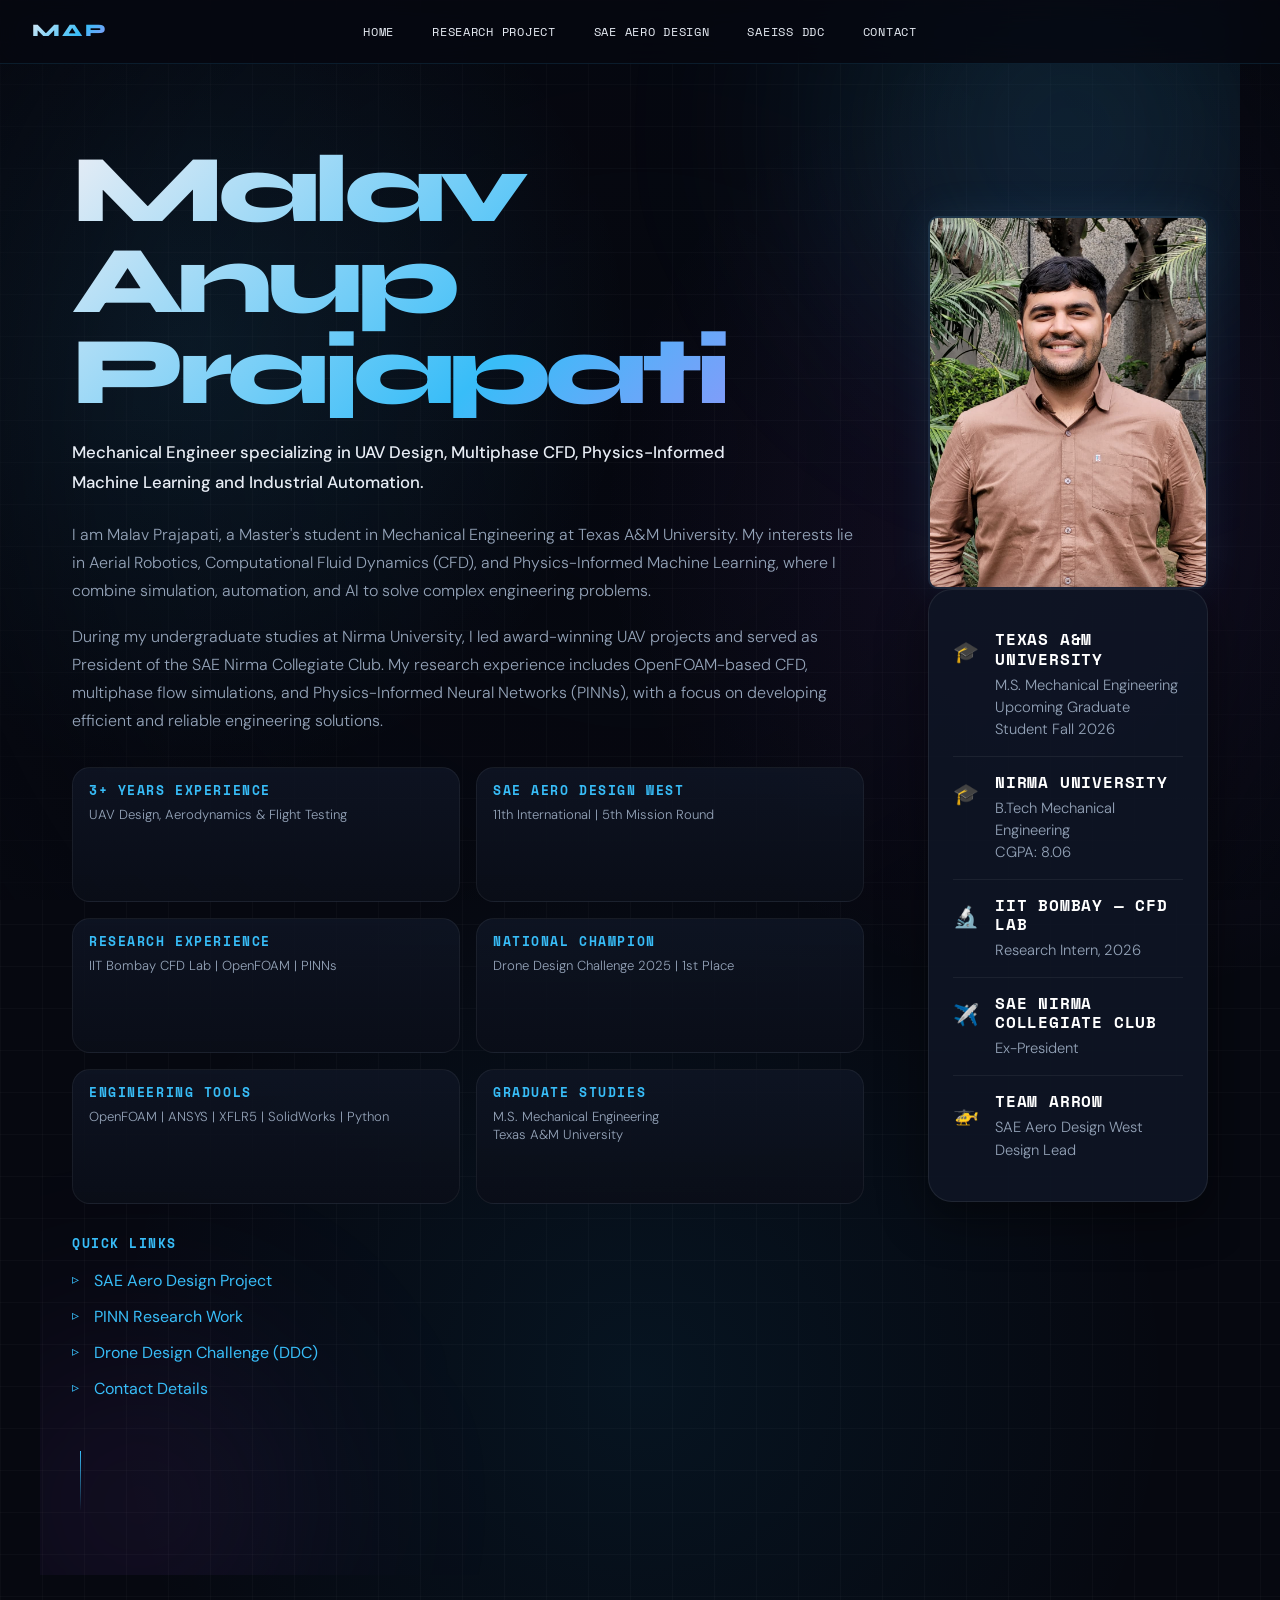
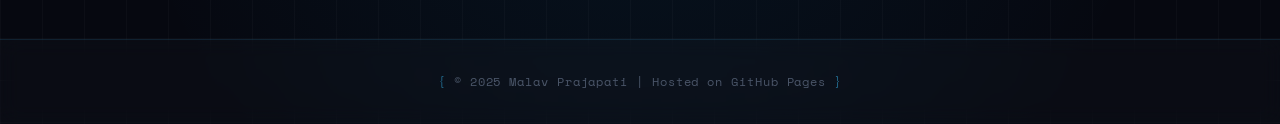
<file: index.html>
<!DOCTYPE html>
<html lang="en">
<head>
  <meta charset="UTF-8">
  <meta name="viewport" content="width=device-width, initial-scale=1.0">
  <title>Malav Prajapati | Portfolio</title>
  <link rel="stylesheet" href="style.css">
</head>
<body class="home">
  <nav>
    <a href="index.html"><strong>Home</strong></a>
    <a href="pinn.html"><strong>Research Project</strong></a>
    <a href="saeaerodesign.html"><strong>SAE Aero Design</strong></a>
    <a href="ddc.html"><strong>SAEISS DDC</strong></a>
    <a href="contact.html"><strong>Contact</strong></a>
  </nav>

  <section class="hero">
    
    <!-- TEXT LEFT SIDE -->
    <div class="hero-text">
      <h1>Malav Anup Prajapati</h1>
      <p><strong>Mechanical Engineer specializing in UAV Design, Multiphase CFD, Physics-Informed Machine Learning and Industrial Automation.</strong></p>

      <p>
        I am Malav Prajapati, a Master's student in Mechanical Engineering at Texas A&M University. My interests lie in Aerial Robotics, Computational Fluid Dynamics (CFD), and Physics-Informed Machine Learning, where I combine simulation, automation, and AI to solve complex engineering problems.
      </p>

      <p>
        During my undergraduate studies at Nirma University, I led award-winning UAV projects and served as President of the SAE Nirma Collegiate Club. My research experience includes OpenFOAM-based CFD, multiphase flow simulations, and Physics-Informed Neural Networks (PINNs), with a focus on developing efficient and reliable engineering solutions.
      </p>

      <section class="highlight-section">
        <div class="highlight-card">
            <h4>3+ Years Experience</h4>
            <p>UAV Design, Aerodynamics & Flight Testing</p>
        </div>
        
        <div class="highlight-card">
            <h4>SAE Aero Design West</h4>
            <p>11th International | 5th Mission Round</p>
        </div>
        
        <div class="highlight-card">
            <h4>Research Experience</h4>
            <p>IIT Bombay CFD Lab | OpenFOAM | PINNs</p>
        </div>
        
        <div class="highlight-card">
            <h4>National Champion</h4>
            <p>Drone Design Challenge 2025 | 1st Place</p>
        </div>
        
        <div class="highlight-card">
            <h4>Engineering Tools</h4>
            <p>OpenFOAM | ANSYS | XFLR5 | SolidWorks | Python</p>
        </div>
        
        <div class="highlight-card">
            <h4>Graduate Studies</h4>
            <p>M.S. Mechanical Engineering<br>Texas A&amp;M University</p>
        </div>
      </section>
        
      <h3>Quick Links</h3>
      <ul>
        <li><a href="saeaerodesign.html">SAE Aero Design Project</a></li>
        <li><a href="pinn.html">PINN Research Work</a></li>
        <li><a href="ddc.html">Drone Design Challenge (DDC)</a></li>
        <li><a href="contact.html">Contact Details</a></li>
      </ul>
    </div>

    <!-- IMAGE RIGHT SIDE -->
    <div class="hero-image">
      <img src="MAP.jpg" alt="Malav Prajapati">

      <div class="profile-wrapper">
    
        <div class="profile-card">
    
          <div class="profile-item">
          <span class="icon">🎓</span>
            <div>
              <h4>Texas A&M University</h4>
              <p>M.S. Mechanical Engineering</p>
              <p>Upcoming Graduate Student Fall 2026</p>
            </div>
          </div>
          
          <div class="profile-item">
            <span class="icon">🎓</span>
            <div>
              <h4>Nirma University</h4>
              <p>B.Tech Mechanical Engineering</p>
              <p>CGPA: 8.06</p>
            </div>
          </div>
    
          <div class="profile-item">
            <span class="icon">🔬</span>
            <div>
              <h4>IIT Bombay — CFD Lab</h4>
              <p>Research Intern, 2026</p>
            </div>
          </div>
    
          <div class="profile-item">
            <span class="icon">✈️</span>
            <div>
              <h4>SAE Nirma Collegiate Club</h4>
              <p>Ex-President</p>
            </div>
          </div>
    
          <div class="profile-item">
            <span class="icon">🚁</span>
            <div>
              <h4>Team Arrow</h4>
              <p>SAE Aero Design West Design Lead</p>
            </div>
          </div>
        </div>
      </div>
    </div>

  </section>

  <footer>© 2025 Malav Prajapati | Hosted on GitHub Pages</footer>

</body>
</html>
</file>
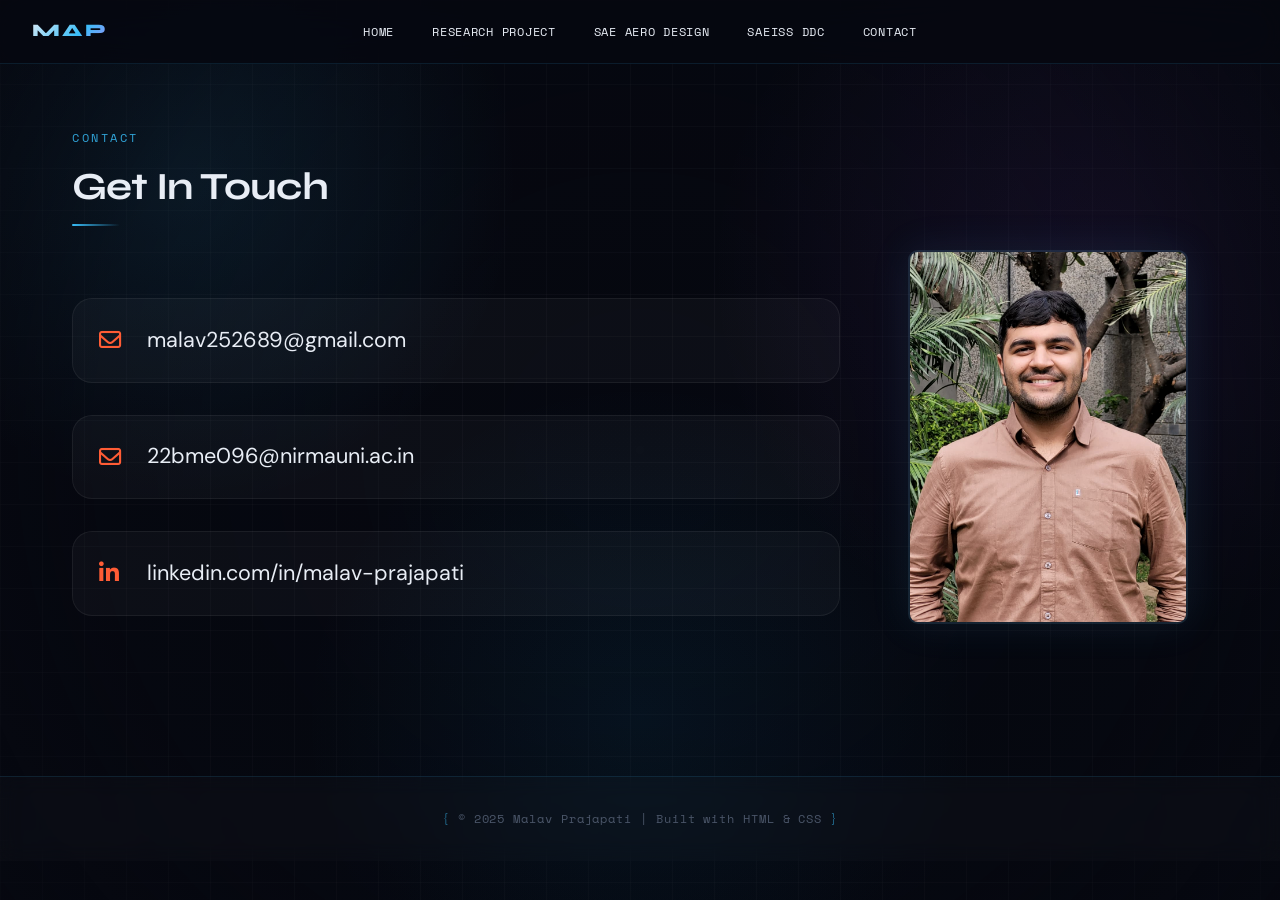
<file: contact.html>
<!DOCTYPE html>
<html lang="en">
<head>
  <meta charset="UTF-8">
  <meta name="viewport" content="width=device-width, initial-scale=1.0">
  <title>Contact | Malav Prajapati</title>
  <link rel="stylesheet" href="style.css">
  <link rel="stylesheet" href="https://cdnjs.cloudflare.com/ajax/libs/font-awesome/6.5.2/css/all.min.css">
</head>
<body>
  <nav>
    <a href="index.html"><strong>Home</strong></a>
    <a href="pinn.html"><strong>Research Project</strong></a>
    <a href="saeaerodesign.html"><strong>SAE Aero Design</strong></a>
    <a href="ddc.html"><strong>SAEISS DDC</strong></a>
    <a href="contact.html"><strong>Contact</strong></a>
  </nav>
  
  <section class="contact-section">
    
  <div class="section-label">Contact</div>
  <h2>Get In Touch</h2>
    <div class="content-container">
      <div class="text-content">

        <div class="contact-links">
          <!-- GMAIL -->
          <a href="mailto:malav252689@gmail.com" class="contact-item">
            <i class="fa-regular fa-envelope"></i>
            <span>malav252689@gmail.com</span></a>
      
          <!-- COLLEGE MAIL -->
          <a href="mailto:22bme096@nirmauni.ac.in" class="contact-item">
            <i class="fa-regular fa-envelope"></i>
            <span>22bme096@nirmauni.ac.in</span></a>
      
          <!-- LINKEDIN -->
          <a href="https://www.linkedin.com/in/malav-prajapati-8a019b285/"
             target="_blank"
             class="contact-item">
            <i class="fa-brands fa-linkedin-in"></i>
            <span>linkedin.com/in/malav-prajapati</span></a>
        </div>
      </div>
      <!-- IMAGE RIGHT SIDE -->
      <div class="hero-image">
        <img src="MAP.jpg" alt="Malav Prajapati">
      </div>
    </div>
       
</section>

  <footer>© 2025 Malav Prajapati | Built with HTML & CSS</footer>
</body>
</html>
</file>
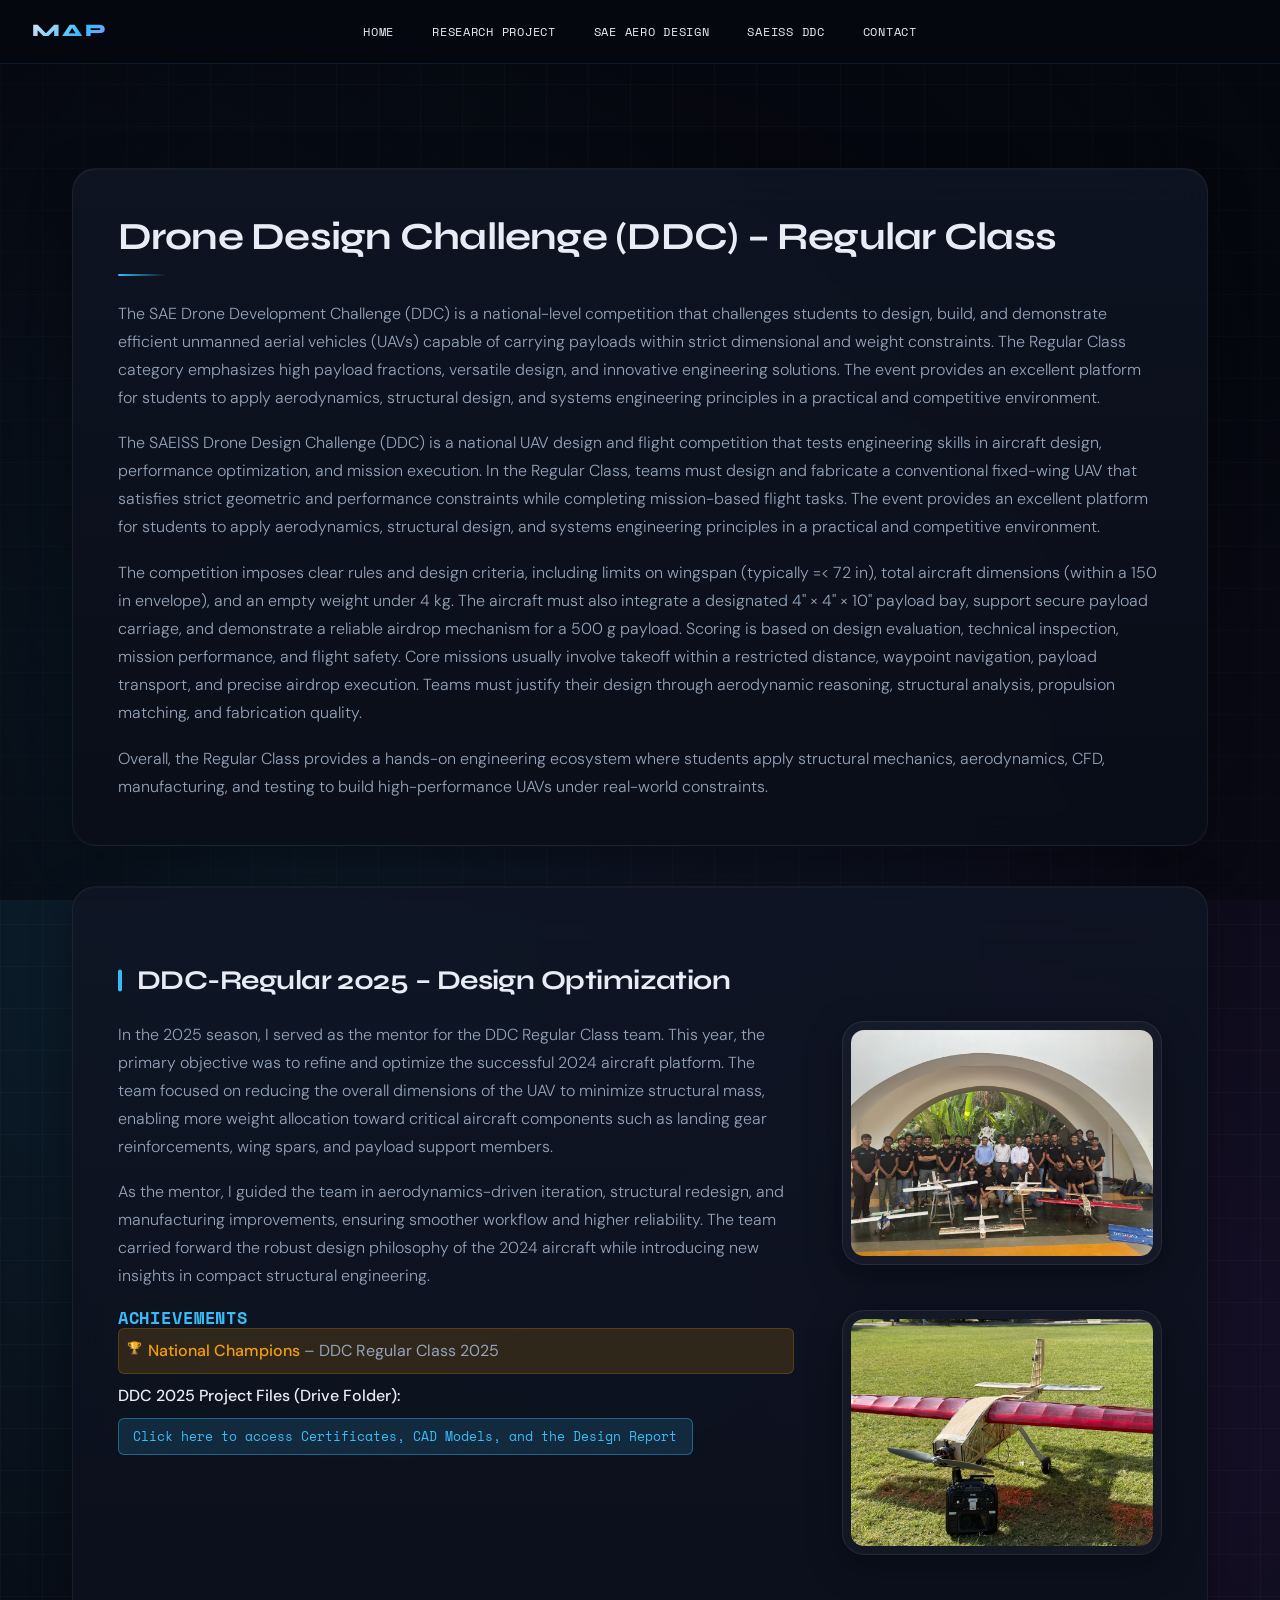
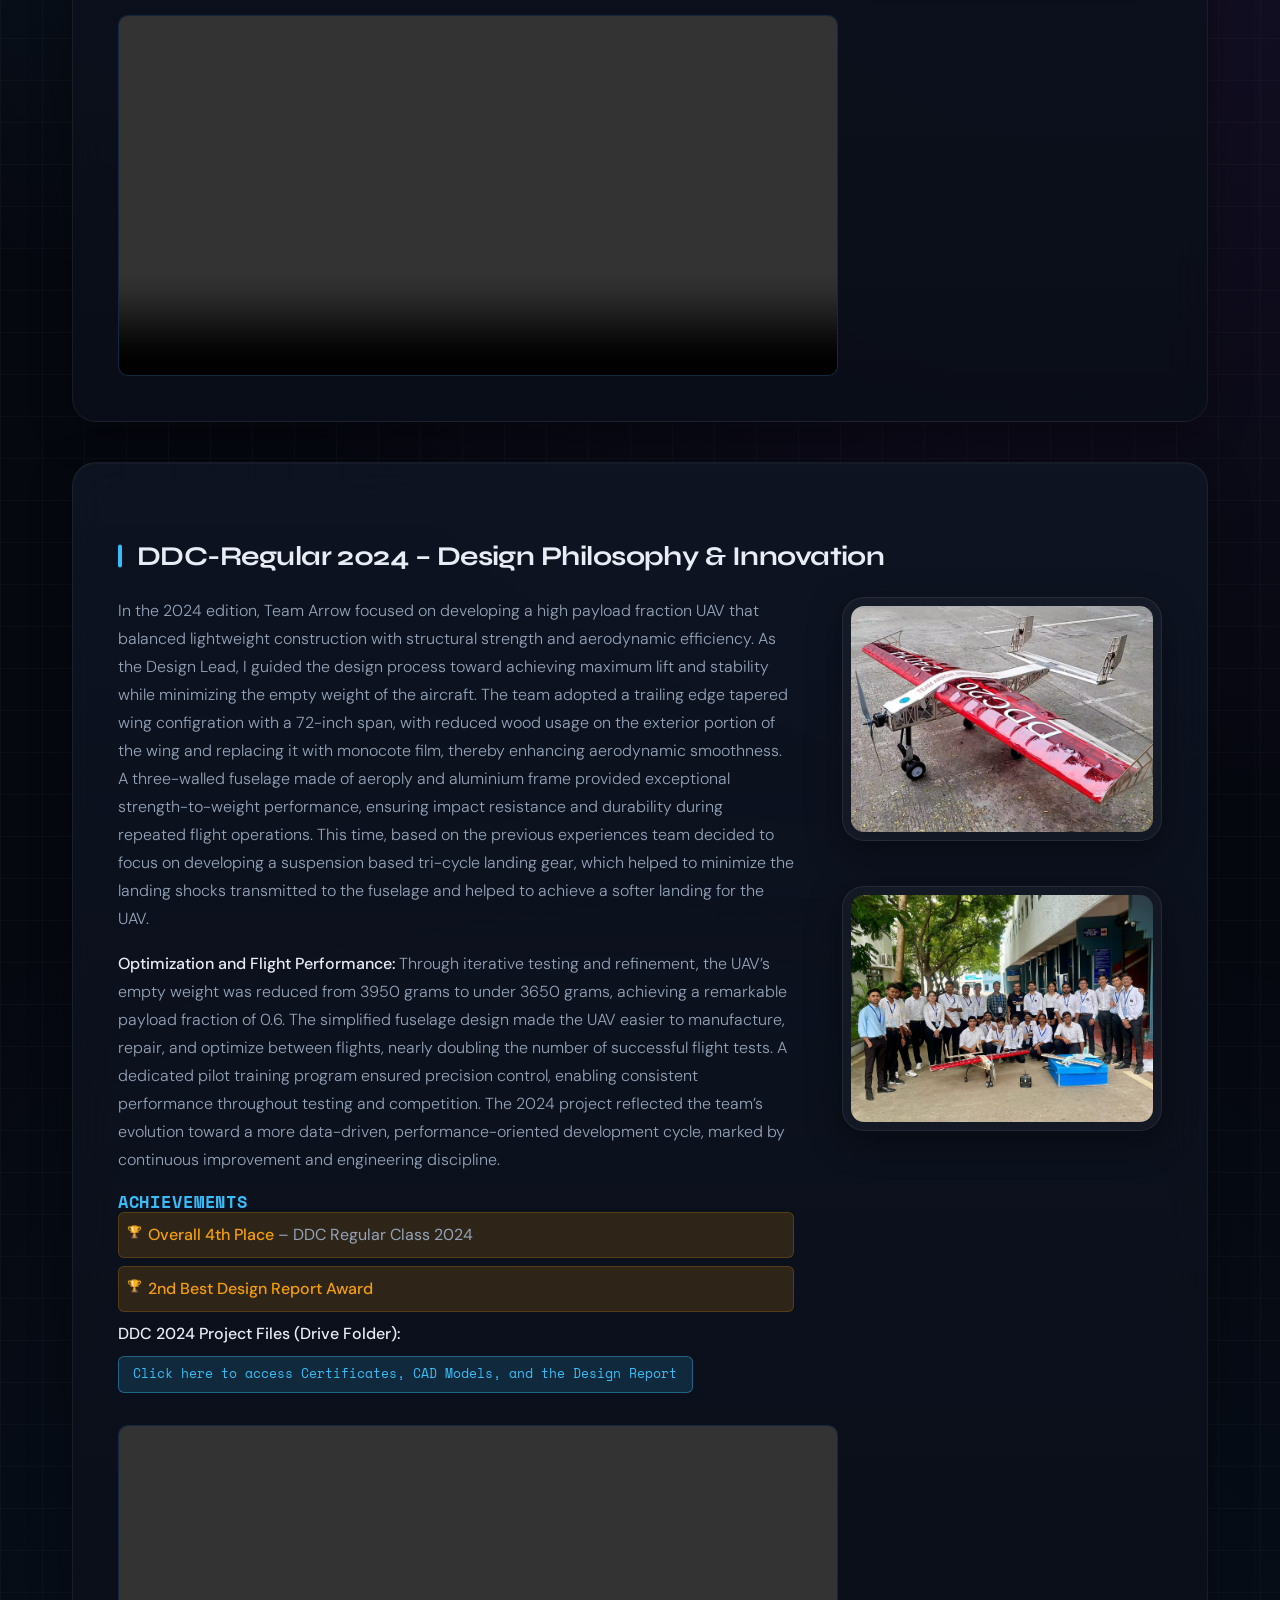
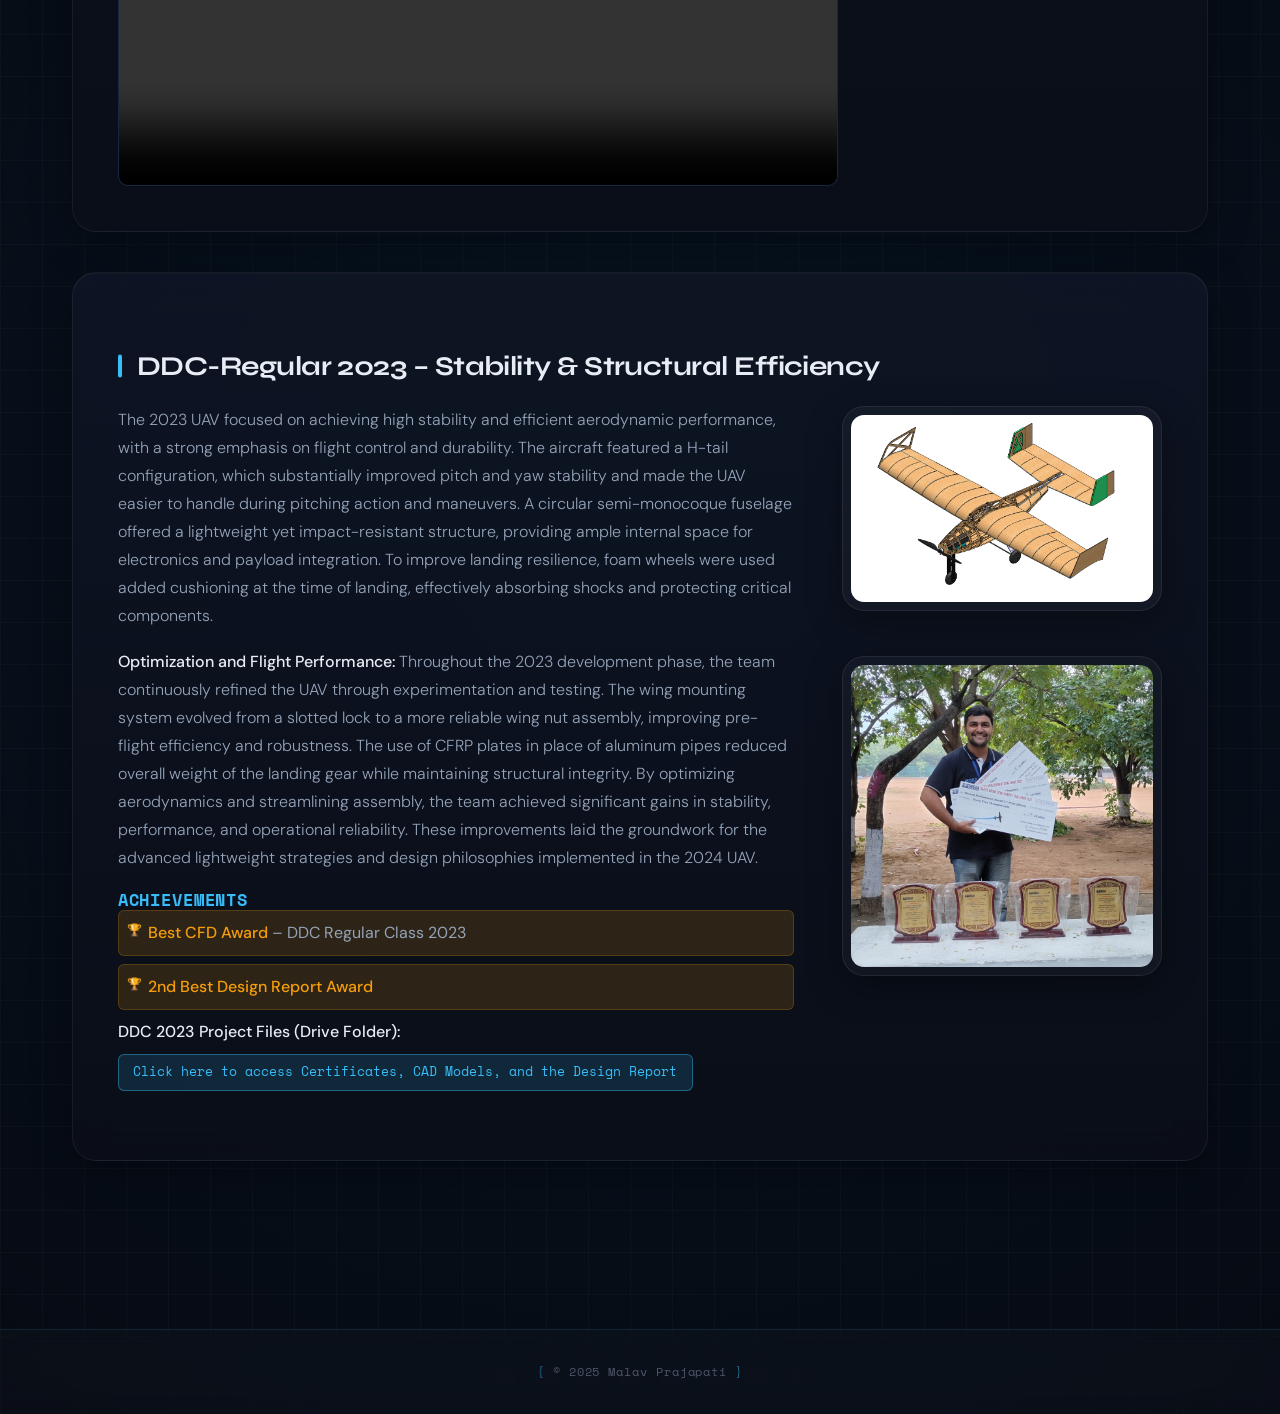
<file: ddc.html>
<!DOCTYPE html>
<html lang="en">
<head>
  <meta charset="UTF-8">
  <meta name="viewport" content="width=device-width, initial-scale=1.0">
  <title>DDC Project | Malav Prajapati</title>
  <link rel="stylesheet" href="style.css">
</head>
<body>
  <nav>
    <a href="index.html"><strong>Home</strong></a>
    <a href="pinn.html"><strong>Research Project</strong></a>
    <a href="saeaerodesign.html"><strong>SAE Aero Design</strong></a>
    <a href="ddc.html"><strong>SAEISS DDC</strong></a>
    <a href="contact.html"><strong>Contact</strong></a>
  </nav>

  <section>

<!-- ========================================================= -->
<!-- 🚀 SECTION 1 — INTRODUCTION TO DDC REGULAR CLASS           -->
<!-- ========================================================= -->

<section>
  <h2>Drone Design Challenge (DDC) – Regular Class</h2>

  <p>
    The SAE Drone Development Challenge (DDC) is a national-level competition that challenges students to design, build, and demonstrate efficient unmanned aerial vehicles (UAVs) capable of carrying payloads within strict dimensional and weight constraints. 
    The Regular Class category emphasizes high payload fractions, versatile design, and innovative engineering solutions. 
    The event provides an excellent platform for students to apply aerodynamics, structural design, and systems engineering principles in a practical and competitive environment.
  </p>

  <p>
    The SAEISS Drone Design Challenge (DDC) is a national UAV design and flight competition that tests engineering skills in aircraft design, performance optimization, and mission execution. 
    In the Regular Class, teams must design and fabricate a conventional fixed-wing UAV that satisfies strict geometric and performance constraints while completing mission-based flight tasks. 
    The event provides an excellent platform for students to apply aerodynamics, structural design, and systems engineering principles in a practical and competitive environment.
  </p>

  <p>
    The competition imposes clear rules and design criteria, including limits on wingspan (typically =< 72 in), total aircraft dimensions (within a 150 in envelope), and an empty weight under 4 kg. 
    The aircraft must also integrate a designated 4" × 4" × 10" payload bay, support secure payload carriage, and demonstrate a reliable airdrop mechanism for a 500 g payload. 
    Scoring is based on design evaluation, technical inspection, mission performance, and flight safety. 
    Core missions usually involve takeoff within a restricted distance, waypoint navigation, payload transport, and precise airdrop execution. 
    Teams must justify their design through aerodynamic reasoning, structural analysis, propulsion matching, and fabrication quality.
  </p>

  <p>
    Overall, the Regular Class provides a hands-on engineering ecosystem where students apply structural 
    mechanics, aerodynamics, CFD, manufacturing, and testing to build high-performance UAVs under real-world constraints.
  </p>
</section>
    
<section>

  <h3>DDC-Regular 2025 – Design Optimization</h3>

  <div class="content-container">

    <!-- LEFT SIDE: TEXT -->
    <div class="text-content">
      <p>
        In the 2025 season, I served as the mentor for the DDC Regular Class team. 
        This year, the primary objective was to refine and optimize the successful 2024 aircraft platform. 
        The team focused on reducing the overall dimensions of the UAV to minimize structural mass, 
        enabling more weight allocation toward critical aircraft components such as landing gear reinforcements, 
        wing spars, and payload support members.
      </p> 
      <p>
        As the mentor, I guided the team in aerodynamics-driven iteration, structural redesign, and manufacturing 
        improvements, ensuring smoother workflow and higher reliability. The team carried forward the robust design 
        philosophy of the 2024 aircraft while introducing new insights in compact structural engineering.
      </p>
      <h4>Achievements</h4>
      <ul>
        <li><strong>National Champions</strong> – DDC Regular Class 2025</li>
      </ul>
      <p>
      <strong>DDC 2025 Project Files (Drive Folder):</strong><br>
      <a href="https://drive.google.com/drive/folders/19zaTMCJc74kAQ1esclQeE5ZVF8wK57nn?usp=sharing" target="_blank">
        Click here to access Certificates, CAD Models, and the Design Report
      </a>
    </p>

      
    </div>

    <!-- RIGHT SIDE: IMAGES -->
    <div class="media-side">
      <img src="DDC2025_Team.jpg" class="side-image" alt="DDC 2025 Work">
      <img src="DDC2025_UAV.jpg" class="side-image" alt="DDC 2025 UAV">
    </div>

  </div>

  <!-- VIDEO AT BOTTOM -->
  <video controls muted>
    <source src="DDC2025_FinalFlight.mp4" type="video/mp4">
  </video>

</section>
    

<section>

  <h3>DDC-Regular 2024 – Design Philosophy & Innovation</h3>

  <div class="content-container">

    <div class="text-content">
      <p>In the 2024 edition, Team Arrow focused on developing a high payload fraction UAV that balanced lightweight construction with structural strength and aerodynamic efficiency. 
      As the Design Lead, I guided the design process toward achieving maximum lift and stability while minimizing the empty weight of the aircraft. 
      The team adopted a trailing edge tapered wing configration with a 72-inch span, with reduced wood usage on the exterior portion of the wing and replacing it with monocote film, thereby enhancing aerodynamic smoothness. 
      A three-walled fuselage made of aeroply and aluminium frame provided exceptional strength-to-weight performance, ensuring impact resistance and durability during repeated flight operations. 
      This time, based on the previous experiences team decided to focus on developing a suspension based tri-cycle landing gear, which helped to minimize the landing shocks transmitted to the fuselage and helped to achieve a softer landing for the UAV.
      </p>

      <p>
        <strong>Optimization and Flight Performance: </strong>Through iterative testing and refinement, the UAV’s empty weight was reduced from 3950 grams to under 3650 grams, achieving a remarkable payload fraction of 0.6. 
        The simplified fuselage design made the UAV easier to manufacture, repair, and optimize between flights, nearly doubling the number of successful flight tests. 
        A dedicated pilot training program ensured precision control, enabling consistent performance throughout testing and competition. 
        The 2024 project reflected the team’s evolution toward a more data-driven, performance-oriented development cycle, marked by continuous improvement and engineering discipline.
      </p>
      
  <h4>Achievements</h4>
  <ul>
    <li><strong>Overall 4th Place</strong> – DDC Regular Class 2024</li>
    <li><strong>2nd Best Design Report Award</strong></li>
  </ul>
      <p>
      <strong>DDC 2024 Project Files (Drive Folder):</strong><br>
      <a href="https://drive.google.com/drive/folders/149V_rb77E7NXyg3VgXyZxYzCWP3z50EH?usp=sharing" target="_blank">
        Click here to access Certificates, CAD Models, and the Design Report
      </a>
    </p>
    </div>

    <div class="media-side">
      <img src="DDC2024_UAV.jpg" class="side-image">
      <img src="DDC 2024 Comp.jpg" class="side-image">
    </div>

  </div>

  <video controls muted>
    <source src="DDC 2024 final Flight.mp4" type="video/mp4">
  </video>

</section>

    <section>

  <h3>DDC-Regular 2023 – Stability & Structural Efficiency</h3>

  <div class="content-container">

    <div class="text-content">
      <p>
        The 2023 UAV focused on achieving high stability and efficient aerodynamic performance, with a strong emphasis on flight control and durability. 
        The aircraft featured a H-tail configuration, which substantially improved pitch and yaw stability and made the UAV easier to handle during pitching action and maneuvers. 
        A circular semi-monocoque fuselage offered a lightweight yet impact-resistant structure, providing ample internal space for electronics and payload integration. 
        To improve landing resilience, foam wheels were used added cushioning at the time of landing, effectively absorbing shocks and protecting critical components.
      </p>

      <p>
        <strong>Optimization and Flight Performance: </strong>Throughout the 2023 development phase, the team continuously refined the UAV through experimentation and testing. 
        The wing mounting system evolved from a slotted lock to a more reliable wing nut assembly, improving pre-flight efficiency and robustness. 
        The use of CFRP plates in place of aluminum pipes reduced overall weight of the landing gear while maintaining structural integrity. 
        By optimizing aerodynamics and streamlining assembly, the team achieved significant gains in stability, performance, and operational reliability. 
        These improvements laid the groundwork for the advanced lightweight strategies and design philosophies implemented in the 2024 UAV.
      </p>

      <h4>Achievements</h4>
  <ul>
    <li><strong>Best CFD Award</strong> – DDC Regular Class 2023</li>
    <li><strong>2nd Best Design Report Award</strong></li>
  </ul>
      <p>
      <strong>DDC 2023 Project Files (Drive Folder):</strong><br>
      <a href="https://drive.google.com/drive/folders/1NqxhFvme3yb89M4AIodxc0_MRpIsYGh_?usp=sharing" target="_blank">
        Click here to access Certificates, CAD Models, and the Design Report
      </a>
    </p>
    </div>

    <div class="media-side">
      <img src="DDC2023 CAD.png" class="side-image">
      <img src="Awards DDC2023.jpg" class="side-image">
    </div>

  </div>

  <!video controls muted>
    <!source src="videos/ddc2023_highlights.mp4" type="video/mp4">
  <!/video>

</section>
    
  </section>

  <footer>© 2025 Malav Prajapati</footer>
</body>
</html>
</file>
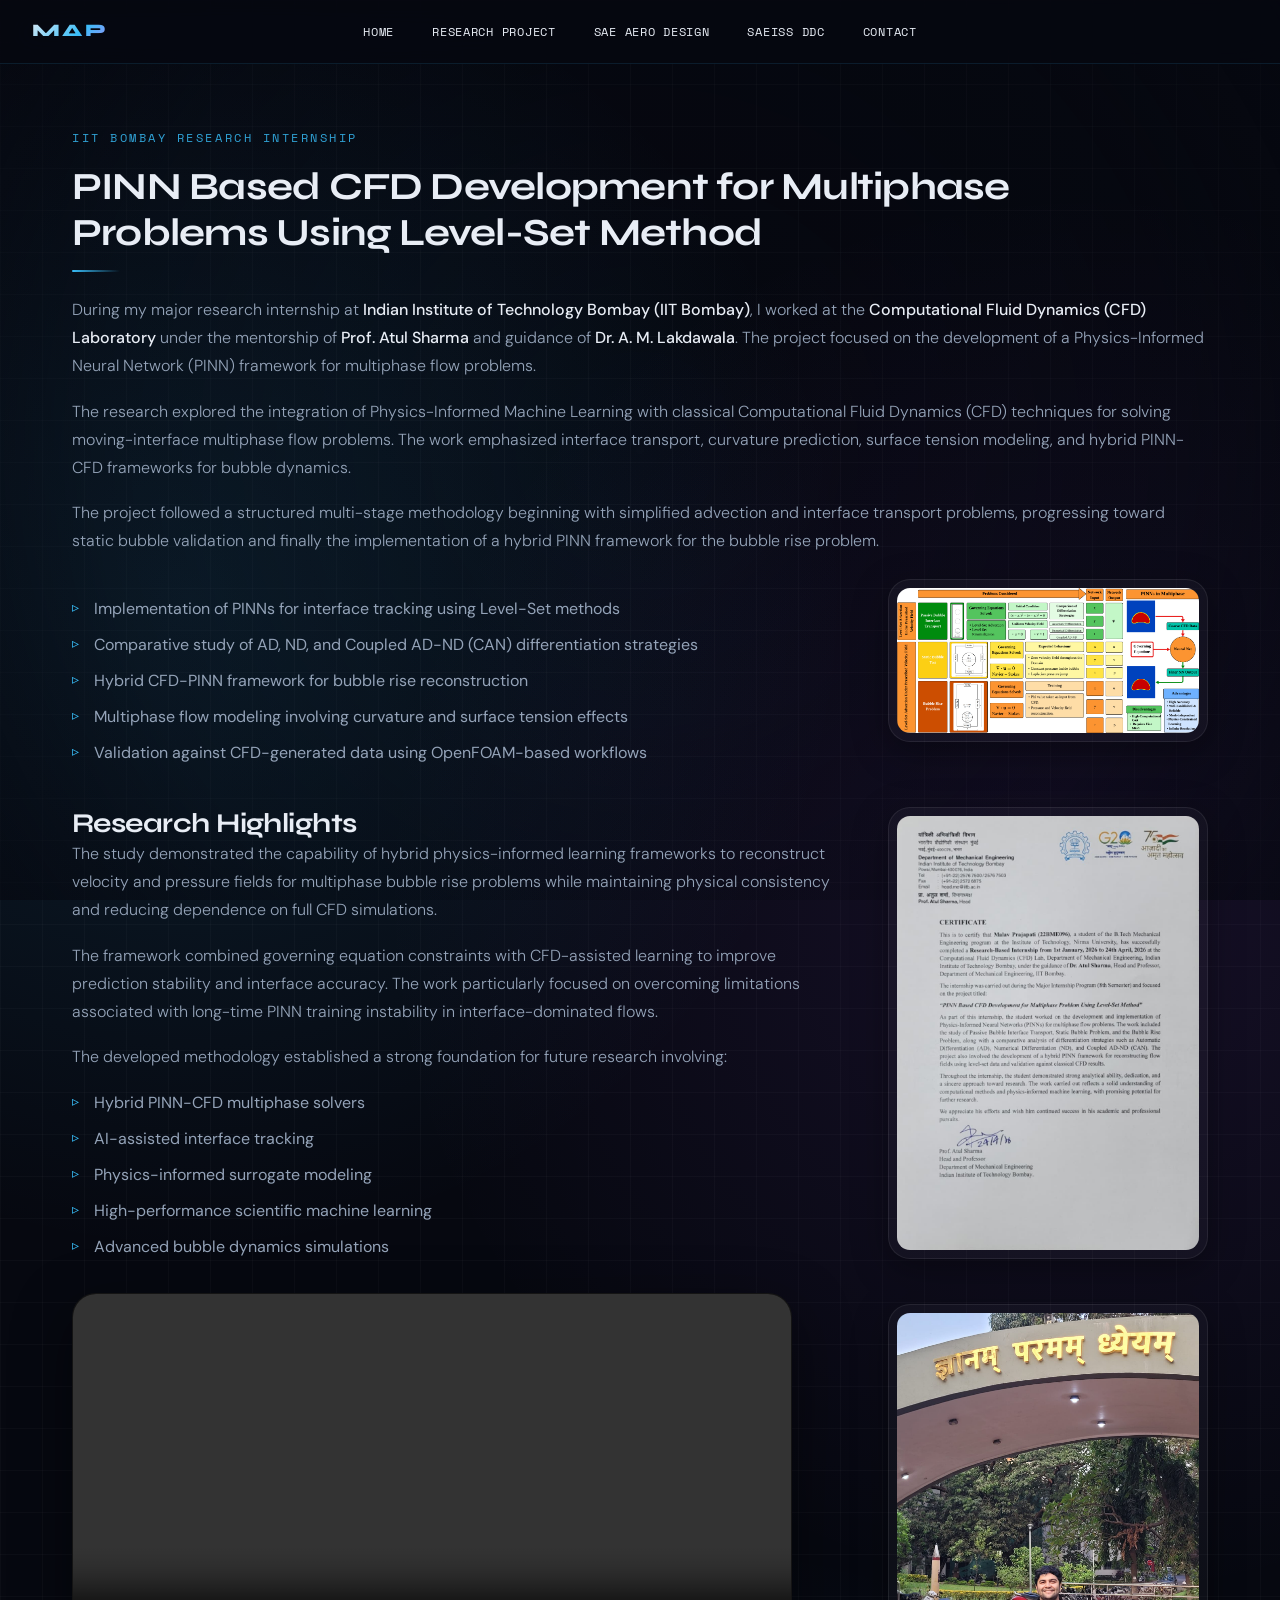
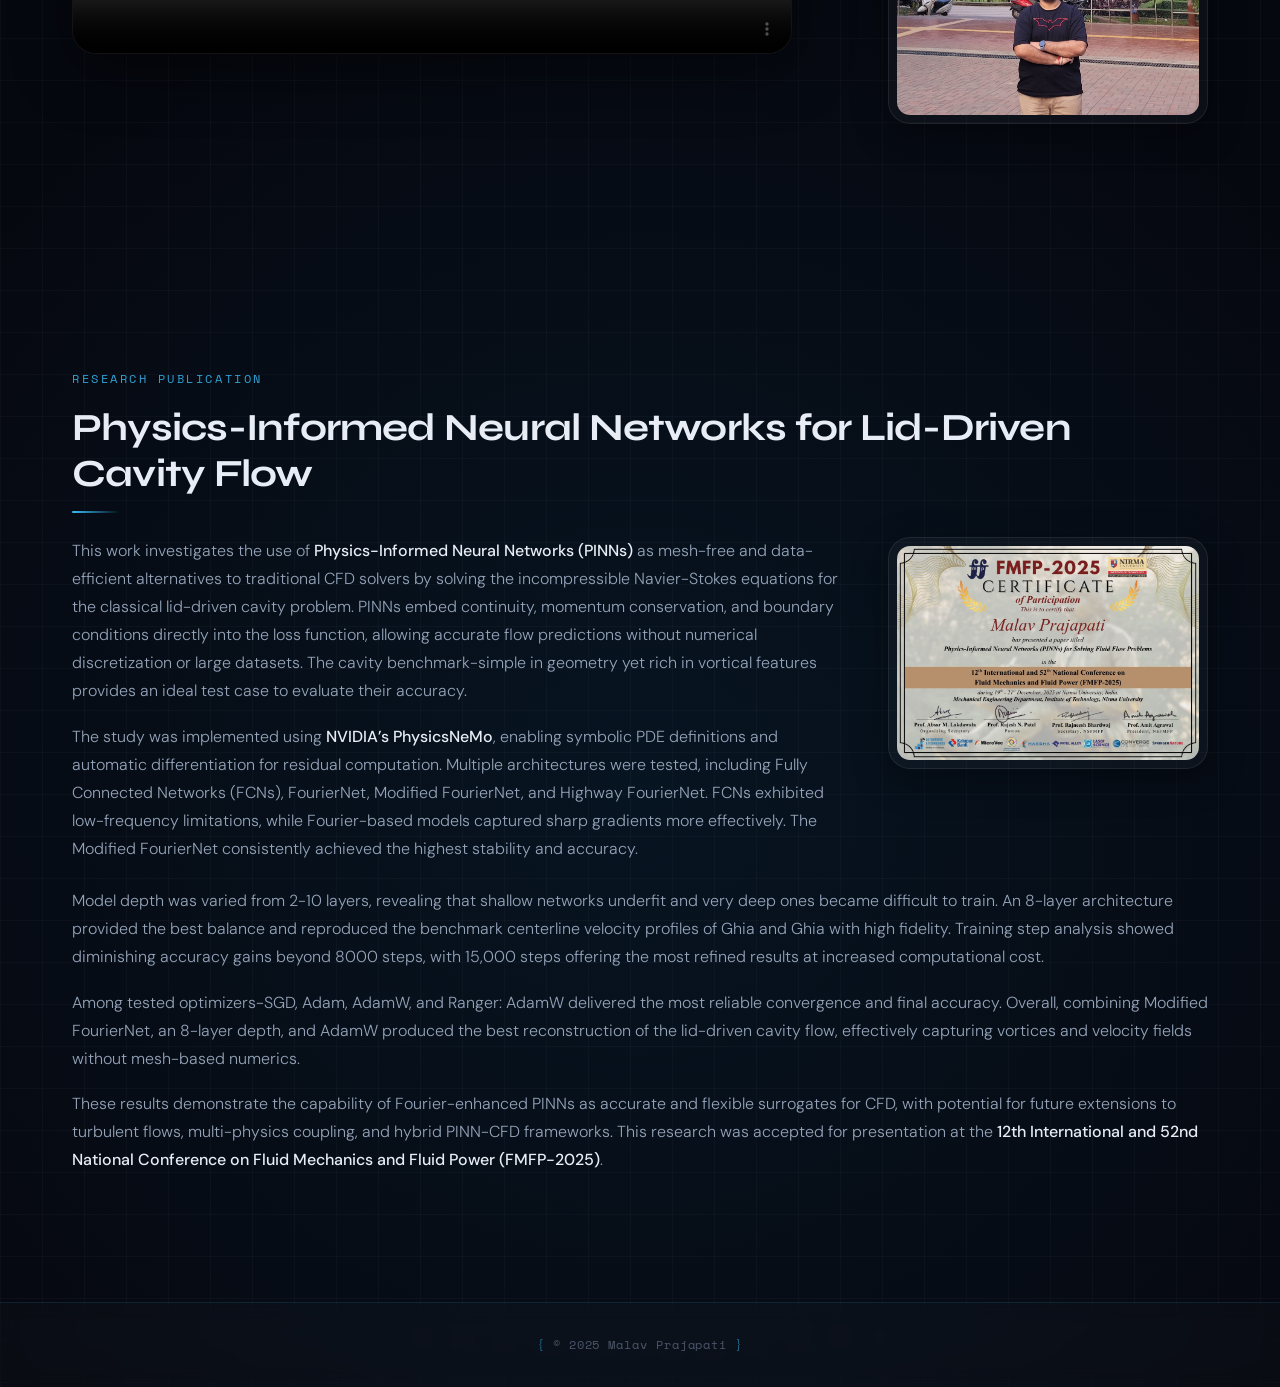
<file: pinn.html>
<!DOCTYPE html>
<html lang="en">
<head>
  <meta charset="UTF-8">
  <meta name="viewport" content="width=device-width, initial-scale=1.0">
  <title>PINN Research | Malav Prajapati</title>
  <link rel="stylesheet" href="style.css">
</head>
<body>
  <nav>
    <a href="index.html"><strong>Home</strong></a>
    <a href="pinn.html"><strong>Research Project</strong></a>
    <a href="saeaerodesign.html"><strong>SAE Aero Design</strong></a>
    <a href="ddc.html"><strong>SAEISS DDC</strong></a>
    <a href="contact.html"><strong>Contact</strong></a>
  </nav>

<section>

  <div class="section-label">IIT Bombay Research Internship</div>
  <h2>PINN Based CFD Development for Multiphase Problems Using Level-Set Method</h2>

  <p>
    During my major research internship at <strong>Indian Institute of Technology Bombay (IIT Bombay)</strong>, I worked at the 
    <strong>Computational Fluid Dynamics (CFD) Laboratory</strong> under the mentorship of 
    <strong>Prof. Atul Sharma</strong> and guidance of 
    <strong>Dr. A. M. Lakdawala</strong>. 
    The project focused on the development of a Physics-Informed Neural Network (PINN) framework for multiphase flow problems.
  </p>

  <p>
    The research explored the integration of Physics-Informed Machine Learning with 
    classical Computational Fluid Dynamics (CFD) techniques for solving moving-interface multiphase flow problems. 
    The work emphasized interface transport, curvature prediction, surface tension modeling, 
    and hybrid PINN-CFD frameworks for bubble dynamics.
  </p>

  <p>
    The project followed a structured multi-stage methodology beginning with simplified advection 
    and interface transport problems, progressing toward static bubble validation and finally the 
    implementation of a hybrid PINN framework for the bubble rise problem.
  </p> 

  <div class="content-container">

    <div class="text-content"> 

      <ul>
        <li>Implementation of PINNs for interface tracking using Level-Set methods</li>
        <li>Comparative study of AD, ND, and Coupled AD-ND (CAN) differentiation strategies</li>
        <li>Hybrid CFD-PINN framework for bubble rise reconstruction</li>
        <li>Multiphase flow modeling involving curvature and surface tension effects</li>
        <li>Validation against CFD-generated data using OpenFOAM-based workflows</li>
      </ul>
      
    </div> 
    
    <div class="media-side">

      <!-- GRAPHICAL ABSTRACT -->
      <img src="Graphical Abstract.jpeg" 
           class="side-image" 
           alt="Graphical Abstract"> 
    
    </div>
  </div> 

  <div class="content-container">

    <div class="text-content"> 

      <h3>Research Highlights</h3>

      <p>
        The study demonstrated the capability of hybrid physics-informed learning frameworks 
        to reconstruct velocity and pressure fields for multiphase bubble rise problems while 
        maintaining physical consistency and reducing dependence on full CFD simulations.
      </p>

      <p>
        The framework combined governing equation constraints with CFD-assisted learning to improve 
        prediction stability and interface accuracy. The work particularly focused on overcoming 
        limitations associated with long-time PINN training instability in interface-dominated flows.
      </p>

      <p>
        The developed methodology established a strong foundation for future research involving:
      </p>

      <ul>
        <li>Hybrid PINN-CFD multiphase solvers</li>
        <li>AI-assisted interface tracking</li>
        <li>Physics-informed surrogate modeling</li>
        <li>High-performance scientific machine learning</li>
        <li>Advanced bubble dynamics simulations</li>
      </ul>

      <!-- VIDEO -->
      <video
        autoplay
        muted
        loop
        playsinline
        controls
        class="research-video">
        <source src="Video Project 13.mp4" type="video/mp4">
        Your browser does not support the video tag.
      </video> 

    </div>

    <div class="media-side">

      <!-- INTERNSHIP CERTIFICATE -->
      <img src="Internship Certificate .jpeg" 
           class="side-image" 
           alt="IIT Bombay Internship Certificate">

      <!-- Personal IMAGE -->
      <img src="IITB Image.jpeg" 
           class="side-image" 
           alt="CFD Lab IIT Bombay">

    </div>

  </div>

</section>

<section>
  <div class="section-label">Research Publication</div>
  <h2>Physics-Informed Neural Networks for Lid-Driven Cavity Flow</h2>
  
  <div class="content-container">
    <div class="text-content"> 
      <p>
        This work investigates the use of <strong>Physics-Informed Neural Networks (PINNs)</strong> as mesh-free and data-efficient
        alternatives to traditional CFD solvers by solving the incompressible Navier-Stokes equations for the classical
        lid-driven cavity problem. PINNs embed continuity, momentum conservation, and boundary conditions directly into
        the loss function, allowing accurate flow predictions without numerical discretization or large datasets.
        The cavity benchmark-simple in geometry yet rich in vortical features provides an ideal test case to evaluate their accuracy.
      </p>
      <p>
        The study was implemented using <strong>NVIDIA’s PhysicsNeMo</strong>, enabling symbolic PDE definitions and automatic
        differentiation for residual computation. Multiple architectures were tested, including Fully Connected Networks
        (FCNs), FourierNet, Modified FourierNet, and Highway FourierNet. FCNs exhibited low-frequency limitations, while
        Fourier-based models captured sharp gradients more effectively. The Modified FourierNet consistently achieved
        the highest stability and accuracy.
      </p>
    </div> 
    <div class="media-side">
      <!-- FMFP Certificate -->
      <img src="FMFP Certificate Malav.jpg" 
           class="side-image" 
           alt="FMFP Certificate"> 
    </div>
  </div> 

  <p>
    Model depth was varied from 2-10 layers, revealing that shallow networks underfit and very deep ones became
    difficult to train. An 8-layer architecture provided the best balance and reproduced the benchmark centerline
    velocity profiles of Ghia and Ghia with high fidelity. Training step analysis showed diminishing accuracy gains
    beyond 8000 steps, with 15,000 steps offering the most refined results at increased computational cost.
  </p>

  <p>
    Among tested optimizers-SGD, Adam, AdamW, and Ranger: AdamW delivered the most reliable convergence and final
    accuracy. Overall, combining Modified FourierNet, an 8-layer depth, and AdamW produced the best reconstruction of
    the lid-driven cavity flow, effectively capturing vortices and velocity fields without mesh-based numerics.
  </p>

  <p>
    These results demonstrate the capability of Fourier-enhanced PINNs as accurate and flexible surrogates for CFD,
    with potential for future extensions to turbulent flows, multi-physics coupling, and hybrid PINN-CFD frameworks.
    This research was accepted for presentation at the
    <strong>12th International and 52nd National Conference on Fluid Mechanics and Fluid Power (FMFP-2025)</strong>.
  </p>
</section>
</section>

  <footer>© 2025 Malav Prajapati</footer>
</body>
</html>
</file>
<file: style.css>
/* ============================================================
   MALAV PRAJAPATI — PORTFOLIO STYLESHEET
   Aesthetic: Dark Aerospace / Technical Blueprint
   ============================================================ */

/* ── Google Fonts ─────────────────────────────────────────── */
@import url('https://fonts.googleapis.com/css2?family=Syne:wght@400;600;700;800&family=Space+Mono:ital,wght@0,400;0,700;1,400&family=DM+Sans:ital,opsz,wght@0,9..40,300;0,9..40,400;0,9..40,500;1,9..40,300&display=swap');

/* ── CSS Variables ────────────────────────────────────────── */
:root {
  --bg-void:       #060810;
  --bg-deep:       #0b0f1a;
  --bg-card:       #0f1524;
  --bg-card-hover: #141b2e;
  --border:        rgba(56, 189, 248, 0.12);
  --border-hover:  rgba(56, 189, 248, 0.4);

  --cyan:          #38bdf8;
  --cyan-dim:      #0ea5e9;
  --cyan-glow:     rgba(56, 189, 248, 0.15);
  --amber:         #f59e0b;
  --amber-dim:     rgba(245, 158, 11, 0.15);

  --text-primary:  #e8edf5;
  --text-secondary:#94a3b8;
  --text-muted:    #4a5568;

  --font-display:  'Syne', sans-serif;
  --font-mono:     'Space Mono', monospace;
  --font-body:     'DM Sans', sans-serif;

  --nav-h:         64px;
  --radius:        10px;
  --transition:    0.28s cubic-bezier(0.4, 0, 0.2, 1);
}

/* ── Reset & Base ─────────────────────────────────────────── */
*, *::before, *::after { box-sizing: border-box; margin: 0; padding: 0; }

html {
  scroll-behavior: smooth;
  scrollbar-width: thin;
  scrollbar-color: var(--cyan-dim) var(--bg-deep);
}

::-webkit-scrollbar { width: 6px; }
::-webkit-scrollbar-track { background: var(--bg-deep); }
::-webkit-scrollbar-thumb { background: var(--cyan-dim); border-radius: 3px; }

body {
  font-family: var(--font-body);
  font-size: 1rem;
  line-height: 1.75;
  color: var(--text-primary);
  background-color: var(--bg-void);
  background-image:
    radial-gradient(circle at 15% 20%, rgba(56,189,248,0.12), transparent 25%),
    radial-gradient(circle at 85% 30%, rgba(168,85,247,0.10), transparent 30%),
    radial-gradient(circle at 50% 80%, rgba(14,165,233,0.08), transparent 35%),
    linear-gradient(rgba(255,255,255,0.025) 1px, transparent 1px),
    linear-gradient(90deg, rgba(255,255,255,0.025) 1px, transparent 1px);
   
   background-size:
    auto,
    auto,
    auto,
    42px 42px,
    42px 42px;
  min-height: 100vh;
  overflow-x: hidden;
}

body::before {
  content: "";
  position: fixed;
  inset: 0;

  background:
    radial-gradient(circle at center,
    transparent 0%,
    rgba(6,8,16,0.25) 70%,
    rgba(6,8,16,0.65) 100%);

  pointer-events: none;
  z-index: -1;
}

/* ── Typography ───────────────────────────────────────────── */
h1, h2, h3, h4 {
  font-family: var(--font-display);
  font-weight: 700;
  line-height: 1.2;
  letter-spacing: -0.02em;
}

h1 {
  font-size: clamp(3rem, 8vw, 6rem); font-weight: 800; line-height: 0.95; letter-spacing: -0.06em; }
h2 { font-size: clamp(1.6rem, 3vw, 2.4rem); }
h3 { font-size: clamp(1.2rem, 2.5vw, 1.7rem); }
h4 { font-size: 1.05rem; font-family: var(--font-mono); font-weight: 700; letter-spacing: 0.05em; color: var(--cyan); text-transform: uppercase; }

p { color: var(--text-secondary); margin-bottom: 1.1rem; font-weight: 300; }
p:last-child { margin-bottom: 0; }

strong { color: var(--text-primary); font-weight: 500; }

ul { list-style: none; }
ul li {
  position: relative;
  padding-left: 1.4rem;
  color: var(--text-secondary);
  margin-bottom: 0.5rem;
}
ul li::before {
  content: '▹';
  position: absolute;
  left: 0;
  color: var(--cyan);
  font-size: 0.85rem;
  top: 0.05rem;
}

a {
  color: var(--cyan);
  text-decoration: none;
  transition: color var(--transition), opacity var(--transition);
}
a:hover { color: #fff; opacity: 0.9; }

/* ── Navigation ───────────────────────────────────────────── */
nav {
  position: fixed;
  top: 0;
  left: 0;
  right: 0;
  z-index: 100;
  height: var(--nav-h);
  display: flex;
  align-items: center;
  justify-content: center;
  gap: 0.25rem;
  background: rgba(6, 8, 16, 0.85);
  backdrop-filter: blur(18px) saturate(1.4);
  border-bottom: 1px solid var(--border);
}

nav::before {

  content: 'MΔP';

  font-family: var(--font-display);

  font-weight: 800;

  font-size: 1.1rem;

  background:
    linear-gradient(
      135deg,
      #e8edf5 0%,
      var(--cyan) 60%,
      #a78bfa 100%
    );

  -webkit-background-clip: text;
  -webkit-text-fill-color: transparent;

  letter-spacing: 0.14em;

  position: absolute;

  left: 2rem;
}

nav a {
  color: var(--text-secondary);
  font-family: var(--font-mono);
  font-size: 0.75rem;
  letter-spacing: 0.06em;
  text-transform: uppercase;
  padding: 0.5rem 1rem;
  border-radius: 6px;
  border: 1px solid transparent;
  transition: all var(--transition);
  position: relative;
}

nav a:hover {
  transform: translateY(-1px);
  color: var(--cyan);
  border-color: var(--border-hover);
  background: var(--cyan-glow);
}

/* ── Page Layout ──────────────────────────────────────────── */
body > section,
body > section.hero {
  max-width: 1200px;
  margin: 0 auto;
  padding: calc(var(--nav-h) + 4rem) 2rem 4rem;
}

section > section {
  max-width: 1200px;
  margin: 0 auto;
  padding: 3rem 0;
  border-bottom: 1px solid var(--border);
}
section > section:last-child { border-bottom: none; }

/* ── Hero Section ─────────────────────────────────────────── */
.hero {
  position: relative;
  overflow: hidden;
  display: grid;
  grid-template-columns: 1fr 280px;
  gap: 4rem;
  align-items: start;
  padding-top: calc(var(--nav-h) + 5rem) !important;
  min-height: auto;
  padding-bottom: 3rem;
  align-items: flex-start;
}

.hero::before {
  content: "";

  position: absolute;

  width: 700px;
  height: 700px;

  top: -220px;
  right: -180px;

  background:
    radial-gradient(circle,
    rgba(56,189,248,0.18),
    transparent 70%);

  filter: blur(80px);

  z-index: -1;
}

.hero::after {
  content: "";

  position: absolute;

  width: 500px;
  height: 500px;

  bottom: -180px;
  left: -150px;

  background:
    radial-gradient(circle,
    rgba(168,85,247,0.12),
    transparent 70%);

  filter: blur(90px);

  z-index: -1;
}

.hero-text h1 {
  background: linear-gradient(135deg, #e8edf5 0%, var(--cyan) 60%, #a78bfa 100%);
  -webkit-background-clip: text;
  -webkit-text-fill-color: transparent;
  background-clip: text;
  margin-bottom: 1.2rem;
  animation: fadeSlideUp 0.8s ease both;
}

.hero-text > p:first-of-type {
  max-width: 720px;
  font-size: 1.2rem;
  line-height: 1.8;
  font-size: 1.05rem;
  font-weight: 400;
  color: var(--text-primary);
  margin-bottom: 1.5rem;
  animation: fadeSlideUp 0.9s ease 0.1s both;
}

.hero-text > p {
  animation: fadeSlideUp 1s ease 0.2s both;
}

.hero-text h3 {
  margin: 2rem 0 1rem;
  font-size: 0.8rem;
  font-family: var(--font-mono);
  text-transform: uppercase;
  letter-spacing: 0.12em;
  color: var(--cyan);
  animation: fadeSlideUp 1s ease 0.3s both;
}

.hero-text ul {
  animation: fadeSlideUp 1s ease 0.4s both;
}

.hero-buttons {

  display: flex;

  gap: 1rem;

  margin: 2rem 0 2.5rem;

  flex-wrap: wrap;
}

.hero-btn {

  padding: 0.95rem 1.5rem;

  border-radius: 16px;

  text-decoration: none;

  font-weight: 700;

  transition:
    transform 0.3s ease,
    box-shadow 0.3s ease,
    border-color 0.3s ease;
}

.primary-btn {

  background:
    linear-gradient(
      135deg,
      #38bdf8,
      #8b5cf6
    );

  color: white;

  box-shadow:
    0 10px 35px rgba(56,189,248,0.25);
}

.secondary-btn {

  border:
    1px solid rgba(255,255,255,0.1);

  color: white;

  background:
    rgba(255,255,255,0.03);
}

.hero-btn:hover {

  transform:
    translateY(-3px);

  box-shadow:
    0 15px 40px rgba(56,189,248,0.2);
}

.skill-grid {

  display: flex;

  flex-wrap: wrap;

  gap: 1rem;

  margin-top: 1rem;
}

.skill-grid span {

  padding: 0.8rem 1.1rem;

  border-radius: 14px;

  background:
    rgba(255,255,255,0.04);

  border:
    1px solid rgba(255,255,255,0.06);

  font-size: 0.92rem;

  transition:
    transform 0.3s ease,
    border-color 0.3s ease;
}

.skill-grid span:hover {

  transform:
    translateY(-3px);

  border-color:
    rgba(56,189,248,0.35);
}

.stats-strip {

  display: flex;

  gap: 2rem;

  margin: 2.5rem 0;

  flex-wrap: wrap;
}

.stats-strip div {

  background:
    rgba(255,255,255,0.03);

  border:
    1px solid rgba(255,255,255,0.06);

  padding: 1rem 1.4rem;

  border-radius: 18px;

  min-width: 180px;
}

.stats-strip h3 {

  color: var(--cyan);

  margin-bottom: 0.3rem;
}

.highlight-section {

  display: grid;

  grid-template-columns:
    repeat(2, minmax(0, 1fr));

  gap: 1rem;

  margin-top: 2rem;
}

.highlight-card {

  background:
    linear-gradient(
      180deg,
      rgba(15,21,36,0.88),
      rgba(10,14,24,0.95)
    );

  border:
    1px solid rgba(255,255,255,0.06);

  border-radius: 18px;

  padding: 0.9rem 1rem;

  min-height: 135px;

  transition:
    transform 0.3s ease,
    border-color 0.3s ease,
    box-shadow 0.3s ease;

  backdrop-filter: blur(18px);

  display: flex;
  flex-direction: column;
  justify-content: flex-start;
}

.highlight-card:hover {

  transform:
    translateY(-6px);

  border-color:
    rgba(56,189,248,0.35);

  box-shadow:
    0 18px 50px rgba(56,189,248,0.12);
}

.highlight-card span {

  font-size: 1.25rem;

  margin-bottom: 0.6rem;
}

.highlight-card h4 {

  color: var(--cyan);

  margin-bottom: 0.45rem;

  font-size: 0.82rem;

  letter-spacing: 0.12em;

  line-height: 1.3;
}

.highlight-card p {

  font-size: 0.82rem;

  line-height: 1.3;

  color: var(--text-secondary);

  margin: 0;
} 

@media (max-width: 700px) {

  .highlight-section {
    grid-template-columns: 1fr;
  }
}

/* ─────────────────────────────────────────
   PROFILE DIALOG CARD
───────────────────────────────────────── */

.profile-wrapper {
  display: flex;
  flex-direction: column;
  align-items: center;
  gap: 1.5rem;
}

.profile-circle {
  width: 320px;
  height: 320px;
  border-radius: 50%;
  padding: 6px;

  background:
    linear-gradient(
      135deg,
      #38bdf8,
      #8b5cf6
    );

  box-shadow:
    0 0 40px rgba(56,189,248,0.25);

  position: relative;
}

.profile-circle::before {
  content: "";

  position: absolute;
  inset: 12px;

  border-radius: 50%;

  background:
    linear-gradient(
      135deg,
      rgba(255,69,0,0.95),
      rgba(255,30,0,0.8)
    );

  z-index: 0;

  clip-path: polygon(
    0 35%,
    100% 100%,
    100% 65%,
    0 0
  );
}

.profile-circle img {
  position: relative;
  z-index: 2;

  width: 100%;
  height: 100%;
  object-fit: cover;

  border-radius: 50%;

  background: #000;
}

.profile-card {
  width: 100%;
  max-width: 400px;

  background:
    rgba(15,21,36,0.92);

  border:
    1px solid rgba(255,255,255,0.08);

  border-radius: 24px;

  padding: 1.5rem;

  backdrop-filter: blur(18px);

  box-shadow:
    0 15px 50px rgba(0,0,0,0.45);
}

.profile-item {
  display: flex;
  align-items: flex-start;
  gap: 1rem;

  padding: 1rem 0;

  border-bottom:
    1px solid rgba(255,255,255,0.06);
}

.profile-item:last-child {
  border-bottom: none;
}

.profile-item .icon {
  font-size: 1.3rem;
  margin-top: 0.2rem;
}

.profile-item h4 {
  font-size: 1rem;
  color: #ffffff;
  margin-bottom: 0.3rem;
}

.profile-item p {
  margin: 0;
  font-size: 0.92rem;
  color: var(--text-secondary);
  line-height: 1.5;
}

/* MOBILE RESPONSIVE */

@media (max-width: 900px) {

  .profile-circle {
    width: 240px;
    height: 240px;
  }

  .profile-card {
    max-width: 100%;
  }
}

/* ── Hero Image ───────────────────────────────────────────── */
.hero-image {
  position: sticky;
  top: calc(var(--nav-h) + 0.5rem);
  display: flex;
  flex-direction: column;
  align-items: center;
  animation:
  fadeSlideUp 1s ease 0.5s both,
  floatGlow 6s ease-in-out infinite;
}

.hero-image img,
.hero img {
  width: 100%;
  max-width: 280px;
  aspect-ratio: 3/4;
  object-fit: cover;
  border-radius: var(--radius);
  border: 2px solid var(--border);
  filter: grayscale(20%) contrast(1.05);
  transition: all var(--transition);
  box-shadow: 0 0 40px rgba(56, 189, 248, 0.1);
  background: rgba(255,255,255,0.03);
}

.hero-image img:hover,
.hero img:hover {
  filter: grayscale(0%) contrast(1.1);
  border-color: var(--cyan);
  box-shadow: 0 0 60px rgba(56, 189, 248, 0.25);
}

/* ── Stat / Highlight Tags ────────────────────────────────── */
.hero-text ul li strong {
  color: var(--cyan);
}

/* Quick Links special style */
.hero-text ul + h3 + ul li a {
  font-family: var(--font-mono);
  font-size: 0.85rem;
  letter-spacing: 0.02em;
  padding: 0.15rem 0;
  border-bottom: 1px dashed var(--border);
}

/* ── Content Container (split layouts) ───────────────────── */
.content-container {
  display: grid;
  grid-template-columns: 1fr 320px;
  gap: 3rem;
  align-items: start;
  margin: 1.5rem 0;
}

.text-content { }

.media-side {
  display: flex;
  flex-direction: column;
  gap: 1rem;
  position: sticky;
  top: calc(var(--nav-h) + 2rem);
}

.side-image {

  width: 100%;

  height: auto;

  max-height: 800px;

  object-fit: contain;

  border-radius: 22px;

  border: 1px solid rgba(255,255,255,0.08);

  background: rgba(255,255,255,0.03);

  padding: 0.5rem;

  margin-bottom: 1.8rem;

  transition:
    transform 0.35s ease,
    box-shadow 0.35s ease,
    border-color 0.35s ease;

  box-shadow:
    0 10px 35px rgba(0,0,0,0.35);

  display: block;
} 

.side-image:hover {

  transform:
    translateY(-4px)
    scale(1.015);

  border-color:
    rgba(56,189,248,0.45);

  box-shadow:
    0 18px 50px rgba(56,189,248,0.18);
} 

.research-video {

  width: 100%;
  margin-top: 2rem;
  border-radius: 24px;
  border:
    1px solid rgba(255,255,255,0.08);
  box-shadow:
    0 18px 60px rgba(0,0,0,0.45);
  background: #000;
  overflow: hidden;
}

.section-label {

  font-family: var(--font-mono);

  color: var(--cyan);

  text-transform: uppercase;

  letter-spacing: 0.22em;

  font-size: 0.72rem;

  margin-bottom: 1rem;

  opacity: 0.85;
}

/* ── Section Headings ─────────────────────────────────────── */
section section h2,
section > h2 {
  position: relative;
  padding-bottom: 1rem;
  margin-bottom: 1.5rem;
}

section section h2::after,
section > h2::after {
  content: '';
  position: absolute;
  bottom: 0;
  left: 0;
  width: 48px;
  height: 2px;
  background: linear-gradient(90deg, var(--cyan), transparent);
  border-radius: 1px;
}

section section h3 {
  position: relative;
  margin: 2rem 0 1.2rem;
  padding-left: 1.2rem;
}

section section h3::before {
  content: '';
  position: absolute;
  left: 0;
  top: 50%;
  transform: translateY(-50%);
  width: 4px;
  height: 70%;
  background: var(--cyan);
  border-radius: 2px;
}

/* ── Achievement / Tag Badges ─────────────────────────────── */
section ul li strong {
  color: var(--amber);
}

/* Achievement lists get a special treatment */
h4 + ul li {
  background: var(--amber-dim);
  border: 1px solid rgba(245, 158, 11, 0.2);
  border-radius: 6px;
  padding: 0.5rem 0.75rem 0.5rem 1.8rem;
  margin-bottom: 0.5rem;
}

h4 + ul li::before {
  content: '🏆';
  font-size: 0.75rem;
  left: 0.5rem;
  top: 0.55rem;
}

/* ── Drive/External Links ─────────────────────────────────── */
p > a[href*="drive.google"],
p > a[href*="linkedin"],
p > a[href*="mailto"] {
  display: inline-flex;
  align-items: center;
  gap: 0.4rem;
  font-family: var(--font-mono);
  font-size: 0.8rem;
  padding: 0.4rem 0.9rem;
  border: 1px solid var(--border-hover);
  border-radius: 6px;
  background: var(--cyan-glow);
  color: var(--cyan);
  transition: all var(--transition);
  margin-top: 0.5rem;
}

p > a[href*="drive.google"]:hover,
p > a[href*="linkedin"]:hover,
p > a[href*="mailto"]:hover {
  background: rgba(56, 189, 248, 0.25);
  border-color: var(--cyan);
  color: #fff;
  transform: translateY(-1px);
  box-shadow: 0 4px 16px rgba(56, 189, 248, 0.2);
}

/* ── Contact Page ─────────────────────────────────────────── */
section p:has(a[href*="mailto"]),
section p:has(a[href*="linkedin"]) {
  display: flex;
  align-items: center;
  gap: 0.75rem;
  font-size: 1rem;
  margin-bottom: 1.25rem;
}

/* ── Video Elements ───────────────────────────────────────── */
video {
  width: 100%;
  max-width: 720px;
  border-radius: var(--radius);
  border: 1px solid var(--border);
  margin-top: 2rem;
  display: block;
  background: var(--bg-card);
  transition: border-color var(--transition);
}
video:hover { border-color: var(--border-hover); }

/* ── Card-like Sections (ddc, sae) ───────────────────────── */
body:not(.home) section section {

  background:
    linear-gradient(
      180deg,
      rgba(15,21,36,0.88),
      rgba(10,14,24,0.92)
    );

  backdrop-filter: blur(18px);

  border: 1px solid rgba(255,255,255,0.06);

  border-radius: 24px;

  padding: 2.8rem;

  margin: 2.5rem 0;

  box-shadow:
    0 10px 40px rgba(0,0,0,0.35),
    inset 0 1px 0 rgba(255,255,255,0.03);

  transition:
    transform 0.35s ease,
    border-color 0.35s ease,
    box-shadow 0.35s ease;
}

body:not(.home) section section:hover {

  transform: translateY(-6px);

  border-color: rgba(56,189,248,0.35);

  box-shadow:
    0 20px 60px rgba(0,0,0,0.45),
    0 0 40px rgba(56,189,248,0.08);
}

/* ── Introduction text in DDC / Research ─────────────────── */
section > section:first-of-type {
  background: transparent;
  border: none;
  padding-top: 0;
}

/* ── PINN Research Special ────────────────────────────────── */
section ul:not(h4 + ul) { margin: 1rem 0; }

/* ── Footer ───────────────────────────────────────────────── */
footer {
  text-align: center;
  padding: 2rem 1rem;
  font-family: var(--font-mono);
  font-size: 0.72rem;
  letter-spacing: 0.08em;
  color: var(--text-muted);
  border-top: 1px solid var(--border);
  margin-top: 4rem;
  background: rgba(255,255,255,0.02);
  backdrop-filter: blur(10px);
}

footer::before {
  content: '{ ';
  color: var(--cyan);
  opacity: 0.5;
}
footer::after {
  content: ' }';
  color: var(--cyan);
  opacity: 0.5;
}

/* ── Animations ───────────────────────────────────────────── */
@keyframes fadeSlideUp {
  from { opacity: 0; transform: translateY(24px); }
  to   { opacity: 1; transform: translateY(0); }
}

@keyframes pulse-glow {
  0%, 100% { box-shadow: 0 0 20px rgba(56, 189, 248, 0.1); }
  50%       { box-shadow: 0 0 40px rgba(56, 189, 248, 0.25); }
}

/* NEW FLOATING EFFECT */
@keyframes floatGlow {

  0%,100% {
    transform: translateY(0px);
  }

  50% {
    transform: translateY(-10px);
  }
}

/* Scroll-reveal for inner sections */
section section {
  animation: fadeSlideUp 0.7s ease both;
}

/* ── Inline scroll indicator on hero ─────────────────────── */
.hero-text::after {
  content: '';
  display: block;
  width: 1px;
  height: 60px;
  background: linear-gradient(to bottom, var(--cyan), transparent);
  margin: 3rem 0 0 0.5rem;
  animation: pulse-glow 2s ease infinite;
}

/* ── Contact Links ───────────────────────── */

.contact-links {
  display: flex;
  flex-direction: column;
  gap: 2rem;
  margin-top: 3rem;
}

.contact-item {

  display: flex;
  align-items: center;
  gap: 1.5rem;
  text-decoration: none;
  color: var(--text-main);
  font-size: 1.35rem;
  padding: 1.4rem 1.6rem;
  border-radius: 20px;
  background:
    rgba(255,255,255,0.03);
  border:
    1px solid rgba(255,255,255,0.06);
  transition:
    transform 0.3s ease,
    border-color 0.3s ease,
    box-shadow 0.3s ease;
}

.contact-item i {
  font-size: 1.4rem;
  color: #ff5c35;
  min-width: 24px;
}

.contact-item:hover {
  transform:
    translateX(8px);
  border-color:
    rgba(56,189,248,0.35);
  box-shadow:
    0 10px 35px rgba(56,189,248,0.12);
}

/* ── Responsive ───────────────────────────────────────────── */
@media (max-width: 900px) {
  .hero,
  .content-container {
    grid-template-columns: 1fr;
    gap: 2rem;
  }

  .hero-image {
    position: static;
    text-align: center;
  }

  .hero-image img {
    max-width: 200px;
    margin: 0 auto;
  }

  .media-side {
    position: static;
    flex-direction: row;
    flex-wrap: wrap;
  }

  .side-image {
    width: calc(50% - 0.5rem);
  }

  nav {
    gap: 0;
    padding: 0 1rem;
    justify-content: flex-end;
    box-shadow:
       0 4px 30px rgba(0,0,0,0.35);
  }

  nav::before { display: none; }

  nav a {
    padding: 0.4rem 0.6rem;
    font-size: 0.65rem;
  }

  body > section,
  body > section.hero {
    padding: calc(var(--nav-h) + 2rem) 1.25rem 3rem;
  }
}

@media (max-width: 600px) {
  .media-side {
    flex-direction: column;
  }

  .side-image { width: 100%; }

  nav a {
    padding: 0.35rem 0.45rem;
    font-size: 0.6rem;
    letter-spacing: 0.02em;
  }

  body:not(.home) section section {
    padding: 1.5rem;
  }

  h1 { font-size: 2rem; }
}

/* ── Utility ──────────────────────────────────────────────── */
::selection {
  background: rgba(56, 189, 248, 0.25);
  color: #fff;
}
</file>
